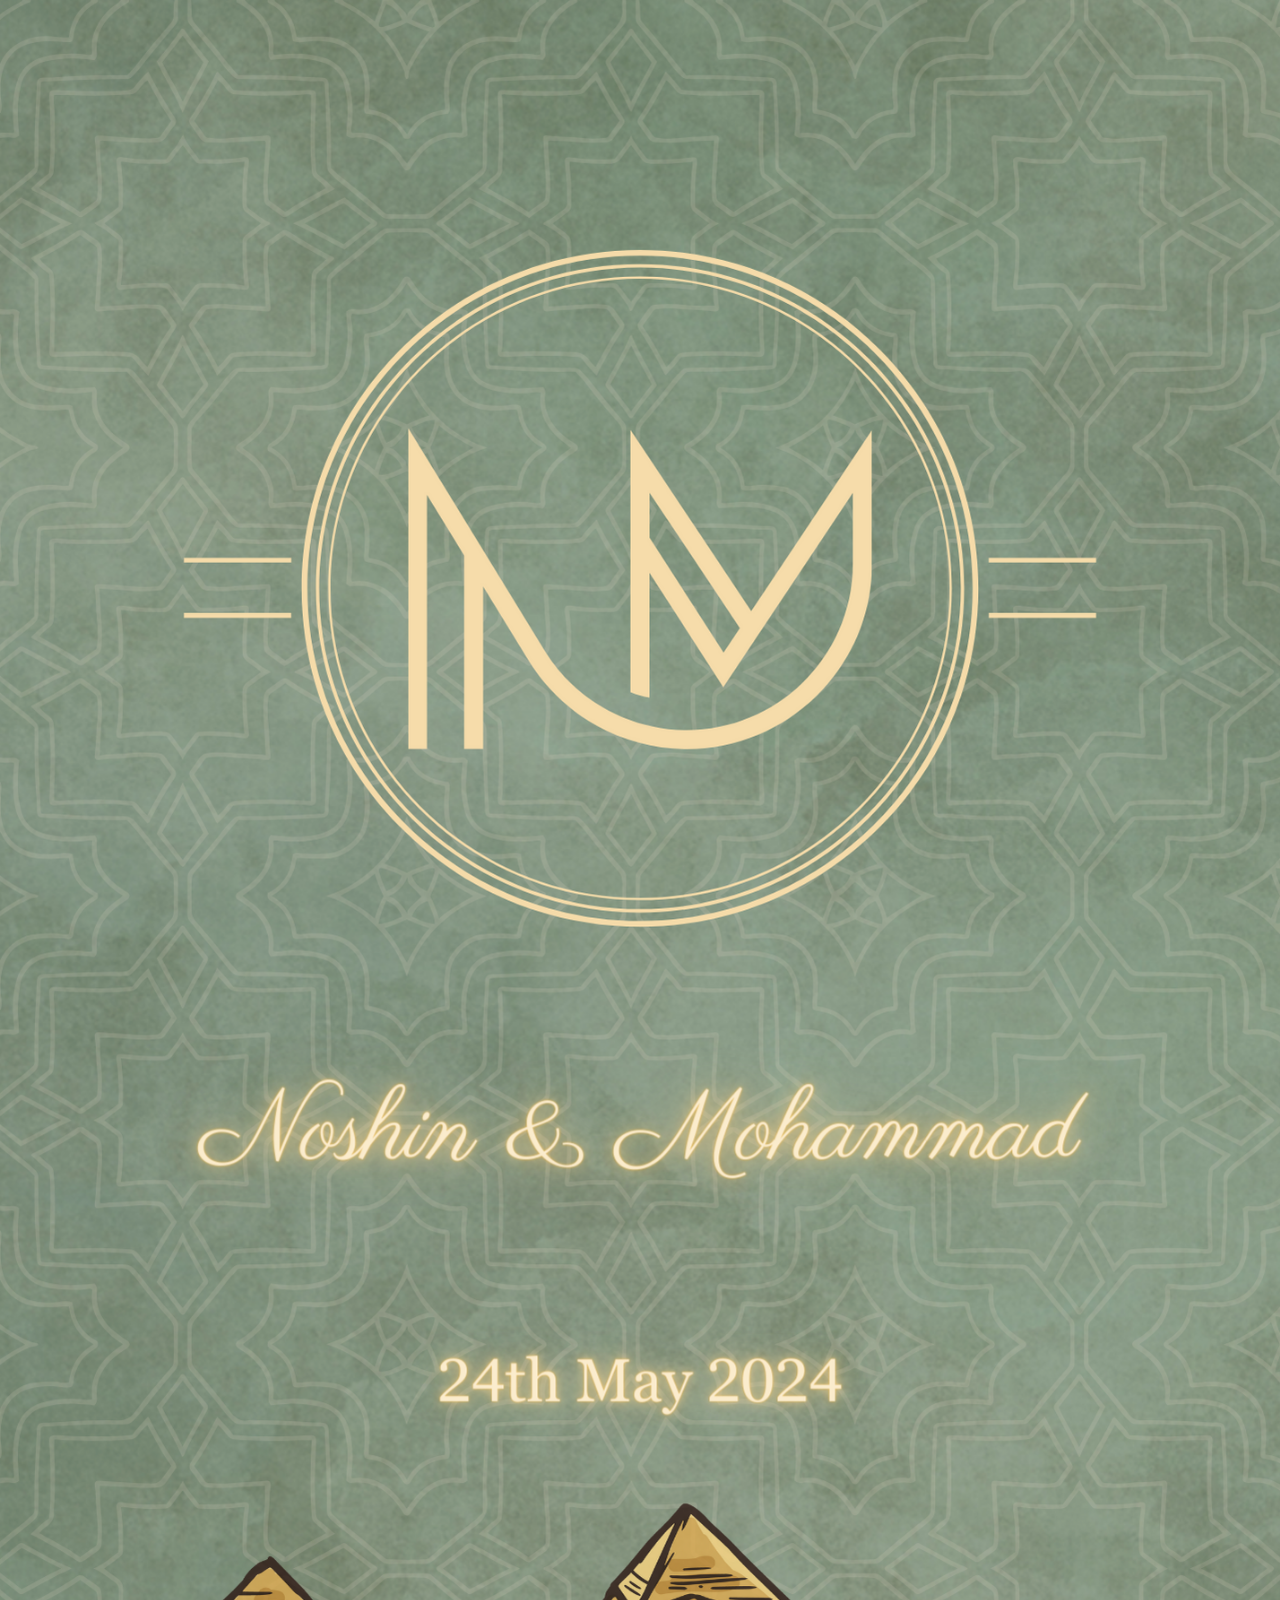
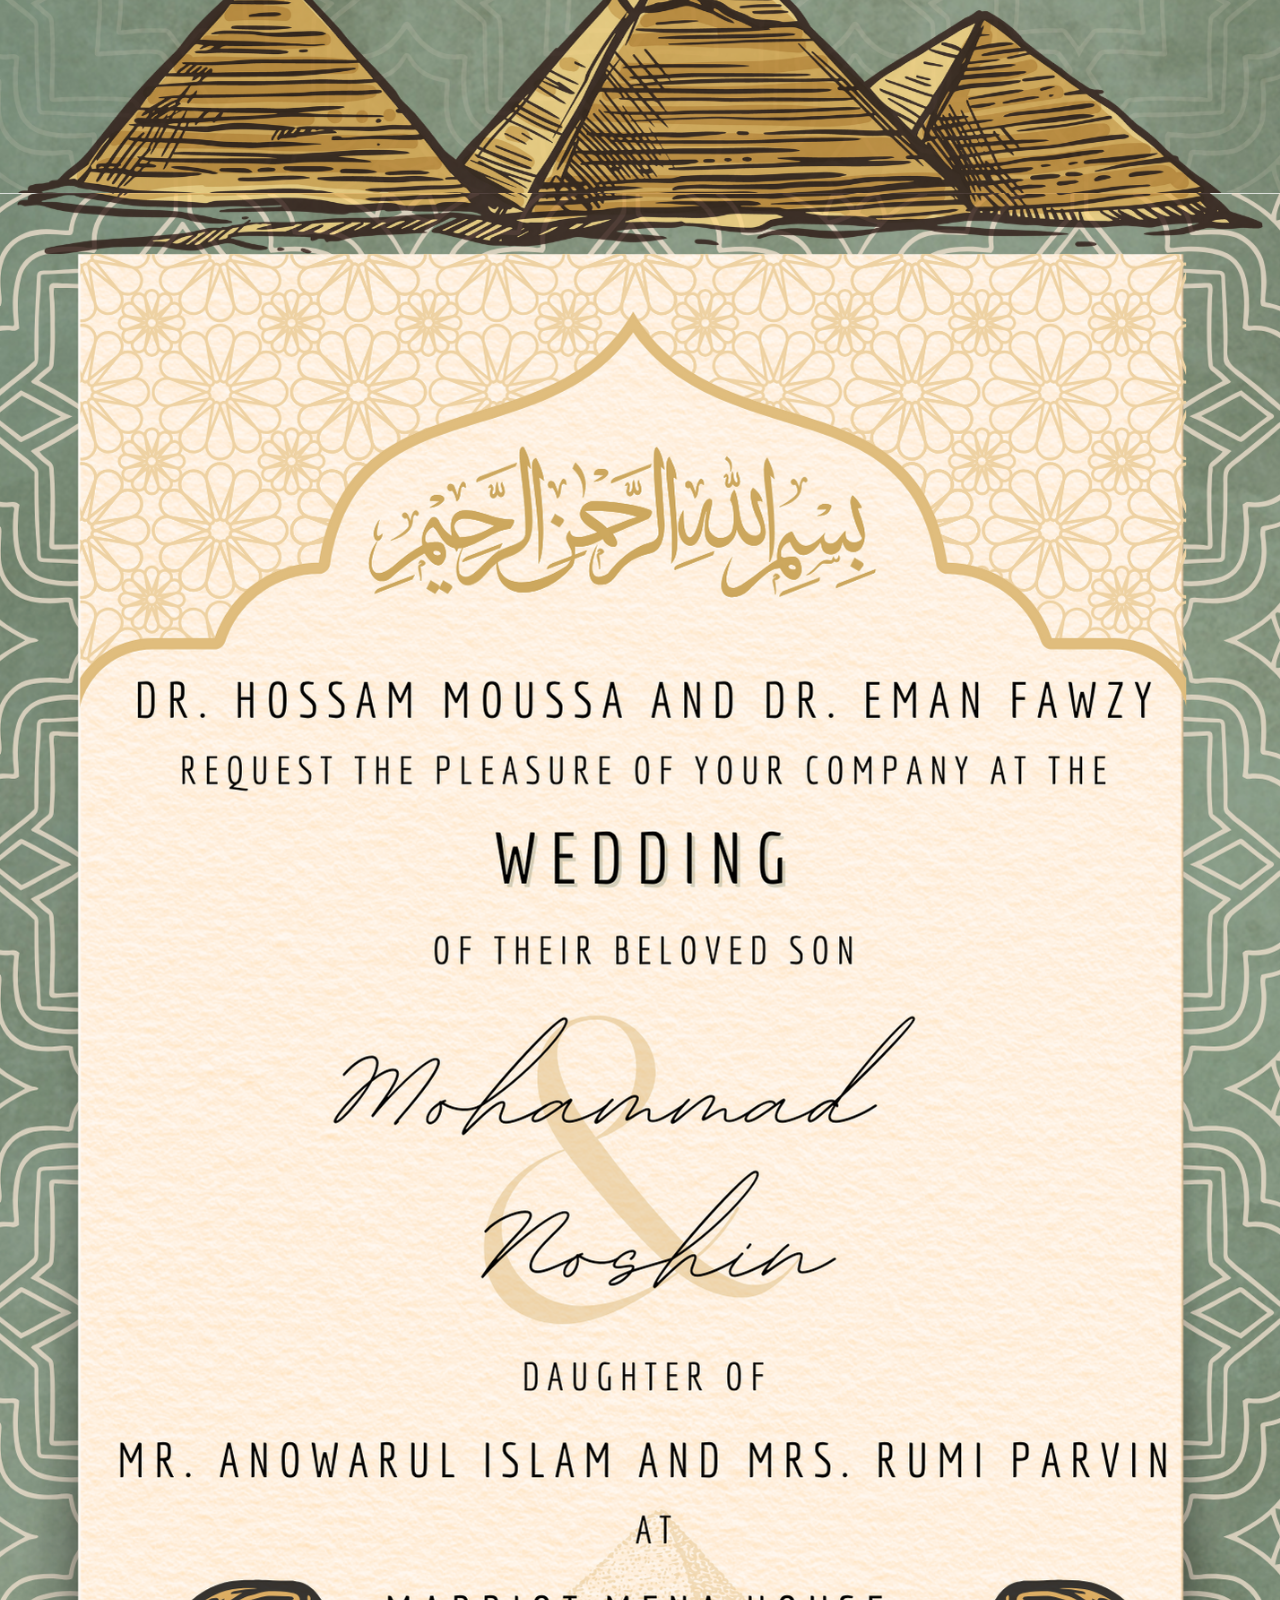
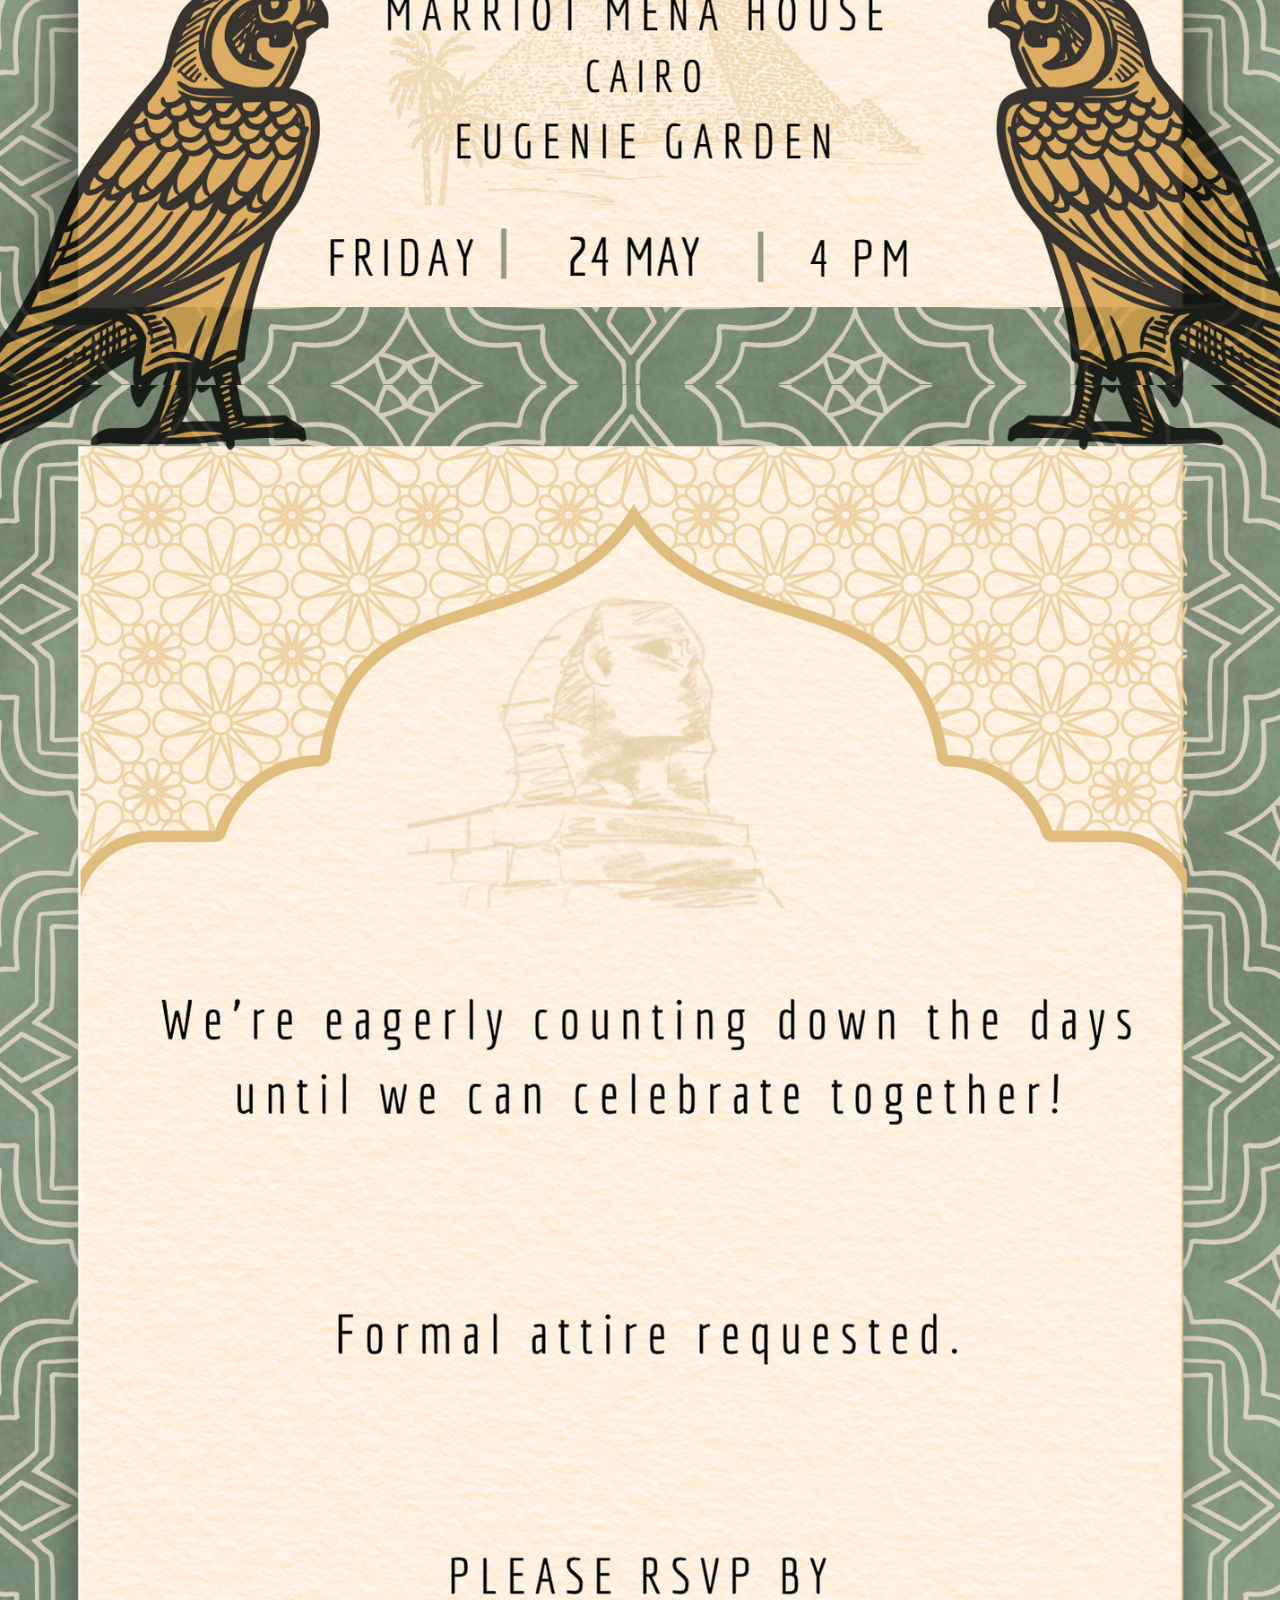
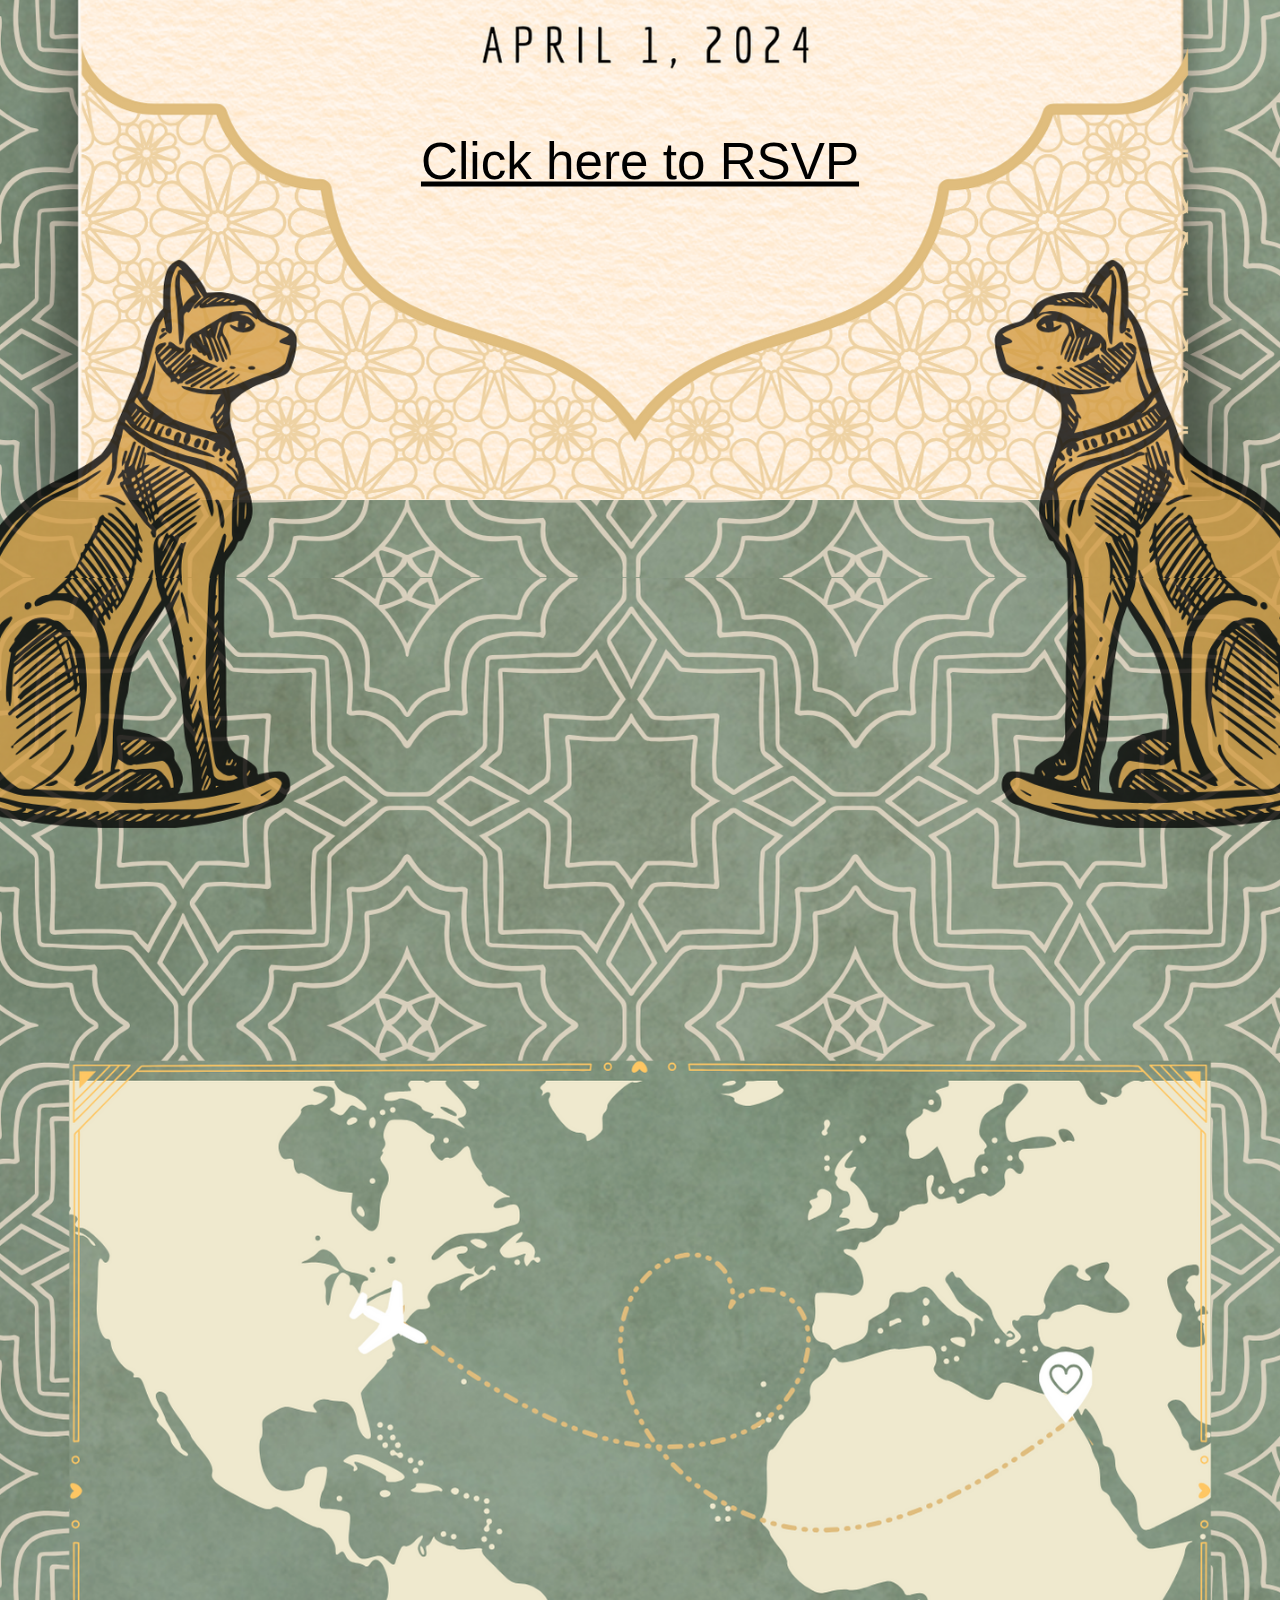
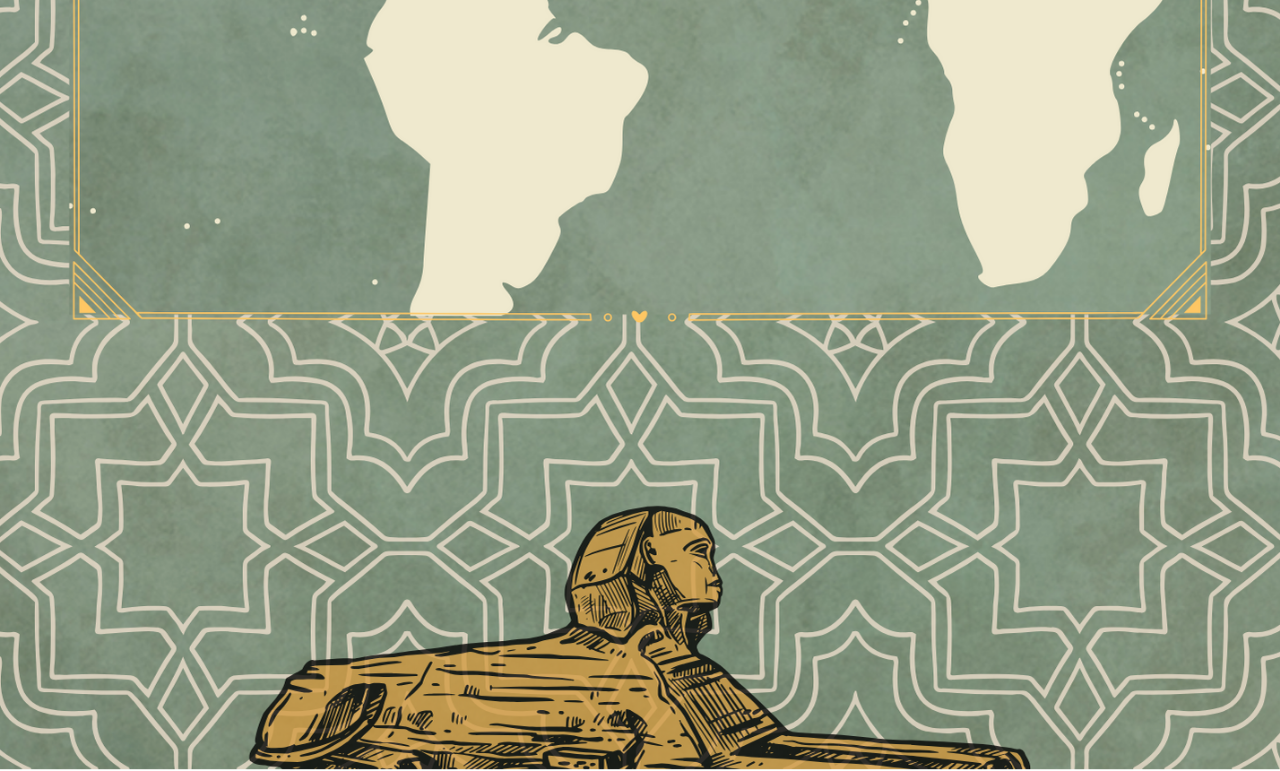
<file: index.html>
<!DOCTYPE html>
<html>

<head>
    <title>Mohammad & Noshin's Wedding</title>
    <link rel="stylesheet" href="style.css">
    <meta name="viewport" content="width=device-width, height=device-height, initial-scale=1.0, viewport-fit=cover">
</head>

<body>
    <div style="width:100%"><img src="images/1.png" style="width:100%" /></div>
    <div style="width:100%"><img src="images/2.png" style="width:100%" /></div>
    <div style="width:100%">
        <img src="images/3.png" style="width:100%" />
        <a href="https://www.zola.com/wedding/mohammadandnoshin" class="btn">Click here to RSVP</a>
    </div>
    <div style="width:100%"><img src="images/4.png" style="width:100%" /></div>

</body>

</html>
</file>
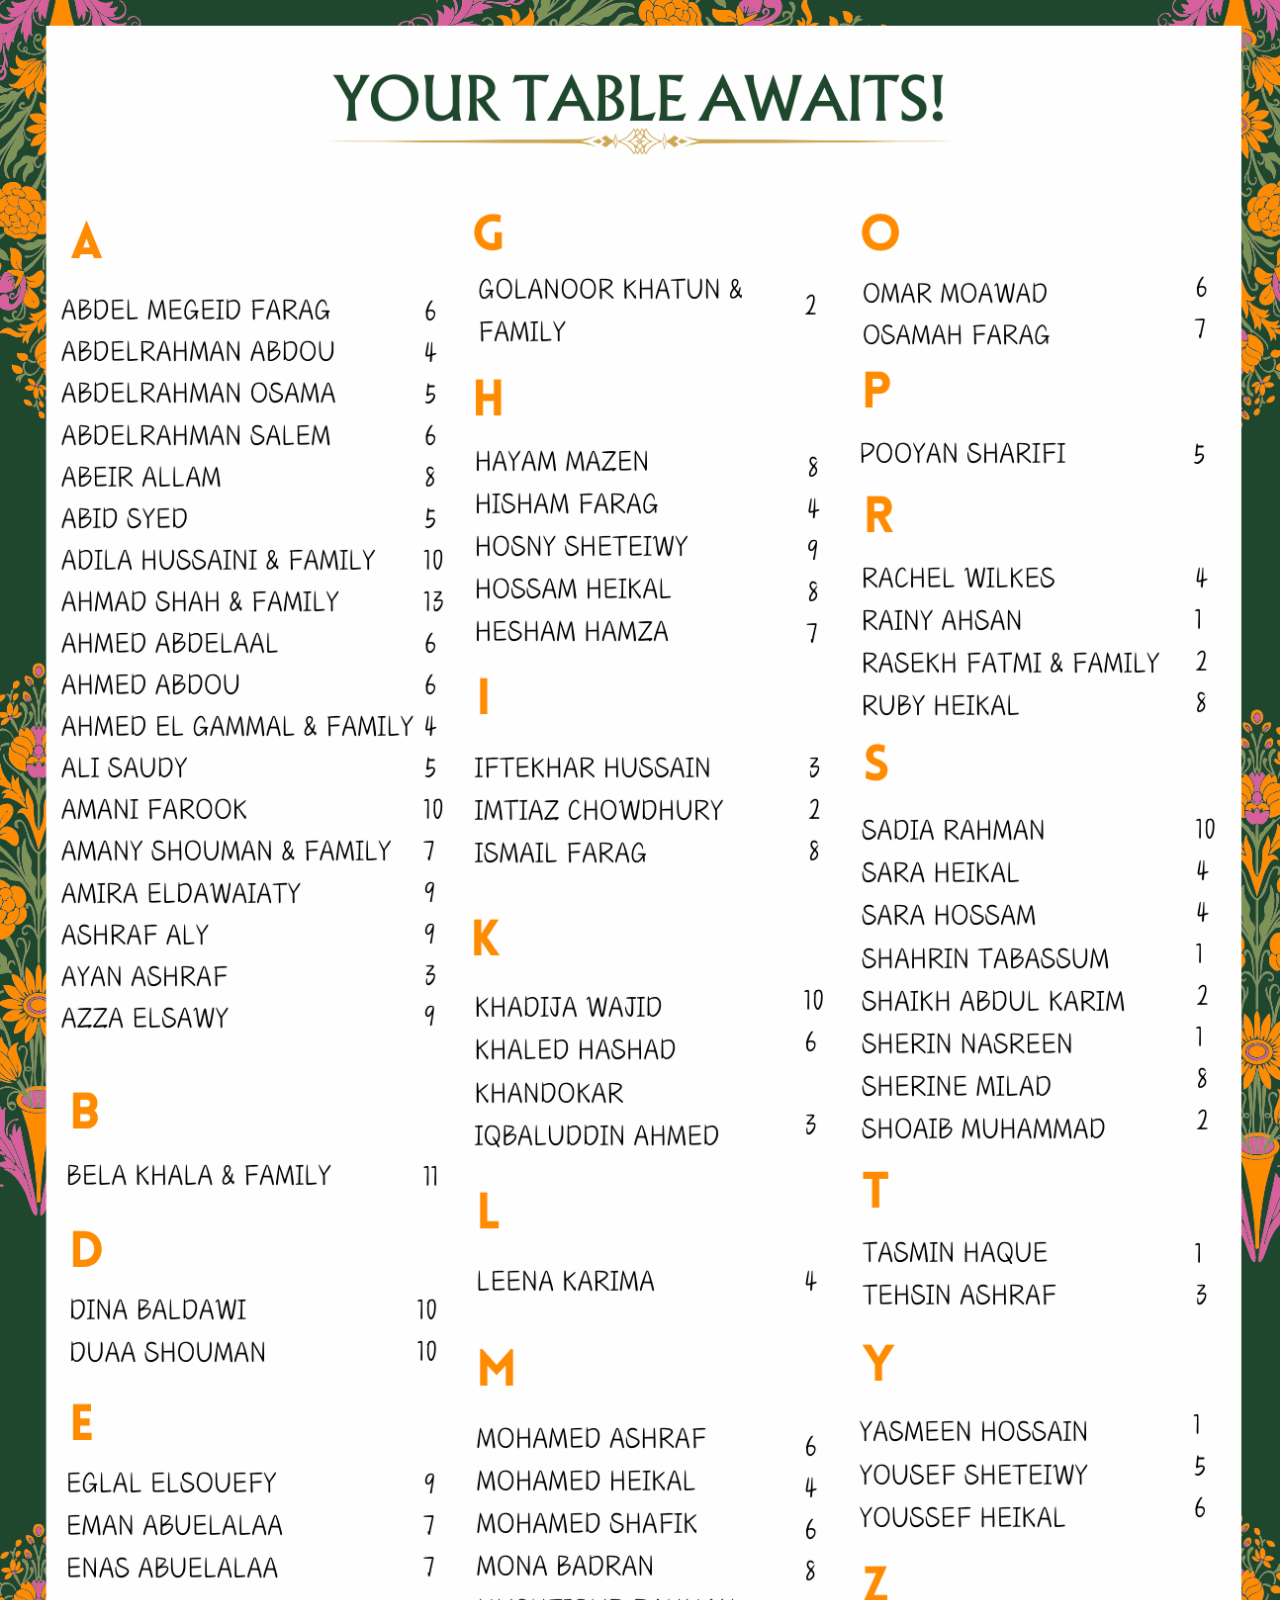
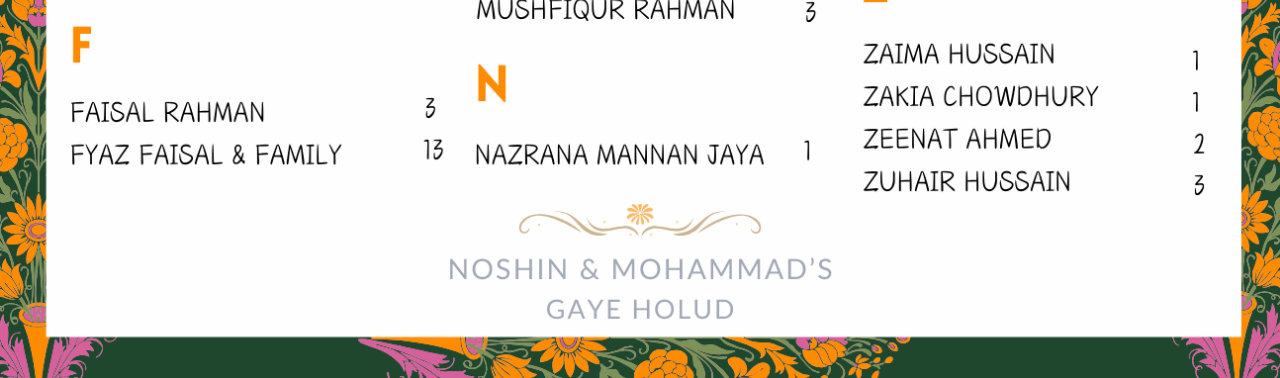
<file: tables/index.html>
<!DOCTYPE html>
<html>

<head>
    <title>Mohammad & Noshin's Wedding</title>
    <link rel="stylesheet" href="style.css">
    <meta name="viewport" content="width=device-width, height=device-height, initial-scale=1.0, viewport-fit=cover">
</head>

<body>
    <div style="width:100%"><img src="images/tables.png" style="width:100%" /></div>
</body>

</html>
</file>
<file: style.css>
body {
    background: #7B8B76;
    /* background: #FFFFFF; */
    padding: 0 0px;
    color: white; /* Change my color to yellow */
    margin: 0;
    height: 100%;
    display: flex;
    justify-content: space-around;
    align-items: center;
    flex-flow: column;
  }
  
  div{
    display: flex;
    position: relative;
    padding: 0em;
    margin: 0em;
  }

  img{
    padding: 0em;
    margin: 0em;
  }

  button, .btn{
    position: absolute;
    bottom: 20%;
    left: 50%;
    transform: translate(-50%, -50%);
    font-family: Verdana, Geneva, Tahoma, sans-serif;
    text-decoration: underline;
    font-size: 4vw;
  }

  a:link{
    color: black;
  }

  a:visited{
    color: black;
  }

  a:hover{
    color: gray;
  }
</file>
<file: tables/style.css>
body {
    background: #7B8B76;
    /* background: #FFFFFF; */
    padding: 0 0px;
    color: white; /* Change my color to yellow */
    margin: 0;
    height: 100%;
    display: flex;
    justify-content: space-around;
    align-items: center;
    flex-flow: column;
  }
  
  div{
    display: flex;
    position: relative;
    padding: 0em;
    margin: 0em;
  }

  img{
    padding: 0em;
    margin: 0em;
  }

  button, .btn{
    position: absolute;
    bottom: 20%;
    left: 50%;
    transform: translate(-50%, -50%);
    font-family: Verdana, Geneva, Tahoma, sans-serif;
    text-decoration: underline;
    font-size: 4vw;
  }

  a:link{
    color: black;
  }

  a:visited{
    color: black;
  }

  a:hover{
    color: gray;
  }
</file>
